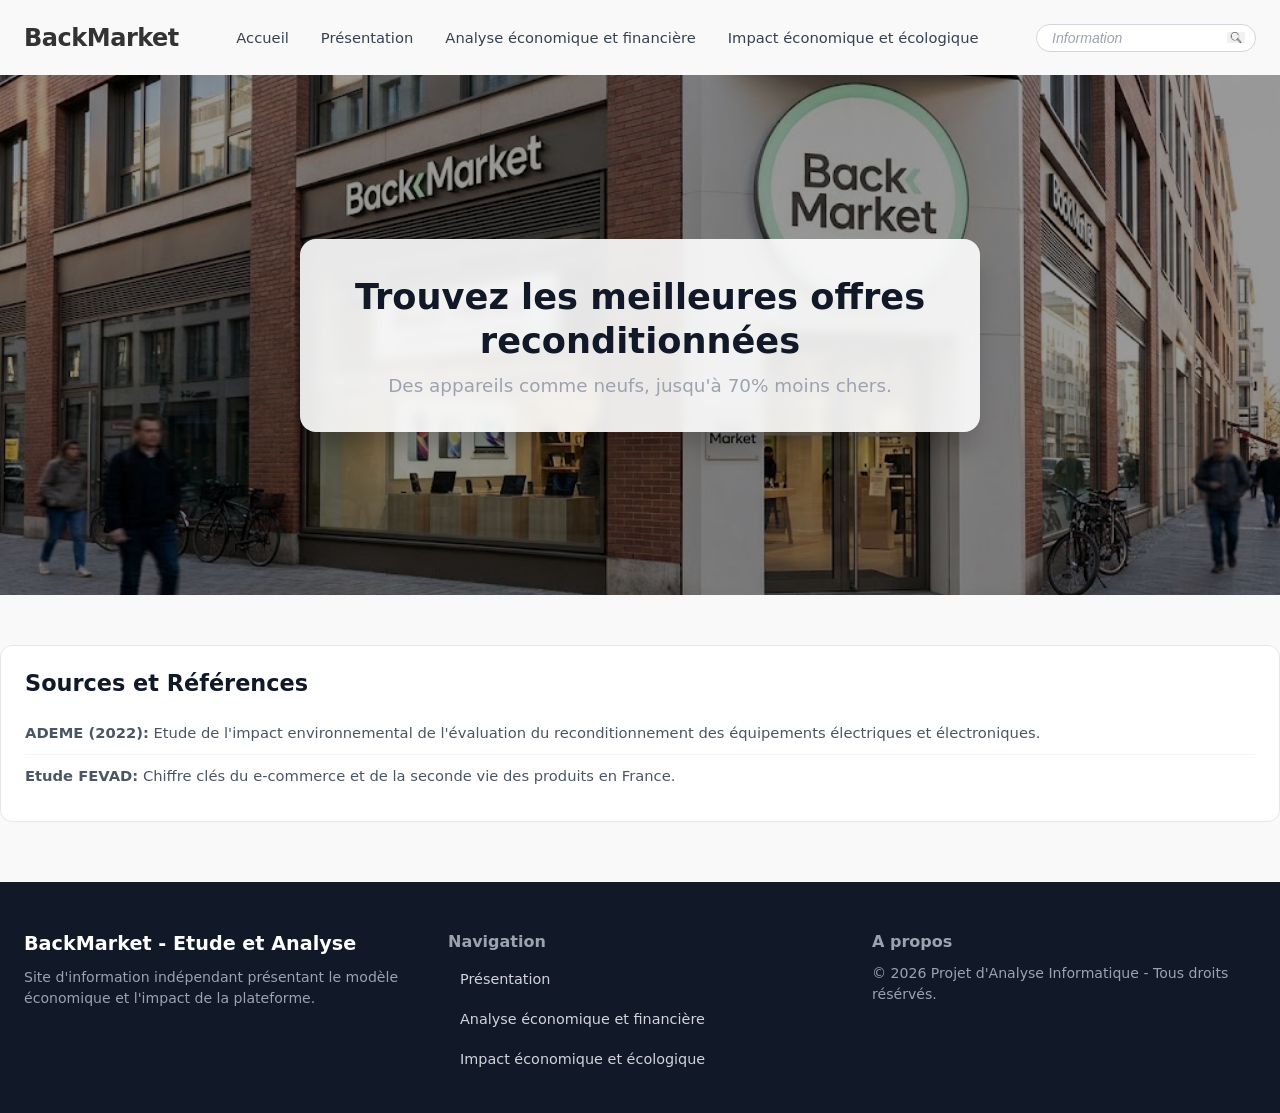
<file: index.html>
<!DOCTYPE html>
<html lang="en">
<head>
    <meta charset="UTF-8">
    <meta name="viewport" content="width=device-width, initial-scale=1.0">
    <title>BackMarket - Etude et Analyse</title>
    <link rel="icon" href="img_mael/logo.png" type="image/x-icon" />
    <link rel="stylesheet" href="styleMael.css" />
</head>
<body>  
    <header class="haut de la page">
        
        <nav class="labarre">
         <!-- LOGO BACK MARKET -->
        <div class="logo">
            <span class="logo2">Back</span>Market
        </div>

        <!-- BARRE DE NAVIGATION -->
            
            <div class="liens">
            <a href="index.html" class="lien">Accueil</a>
            <a href="page_Ali.html" class="lien">Présentation</a>
            <a href="pageWannis.html" class="lien">Analyse économique et financière</a>
            <a href="page_Noah.html" class="lien">Impact économique et écologique</a>
            </div>
        

    
        <!-- BARRE DE RECHERCHE -->
        <div class="recherche">
            <input type="search" id="search" name="search" placeholder="Information">
            <label for="search">
                <img src="img_mael/Loupe.png" alt="Rechercher" class="icon-loupe">
            </label>
        </div>
        </nav>
    </header>

    <div class="imagecentrale"> <!-- hero-->
        
        <!-- IMAGE D'ARRETIER-PLAN -->
        <img src="img_mael/Boutique.jpeg" alt="Arrière-plan" class="imgBack">  <!-- herobg-->

        <div class="Texte">  <!-- hero overlay-->
            <div class="Texte2">  <!-- hero text card-->
            <h1>Trouvez les meilleures offres reconditionnées</h1>  
            <p>Des appareils comme neufs, jusqu'à 70% moins chers.</p>
            </div>
        </div>
    </div>

<section class="Sources">
    <h2>Sources et Références</h2>
    <ul class="list">
        <li>
            <strong>ADEME (2022):</strong> Etude de l'impact environnemental de l'évaluation du reconditionnement des équipements électriques et électroniques.
        </li>
        <li>
           <strong>Etude FEVAD:</strong> Chiffre clés du e-commerce et de la seconde vie des produits en France.
        </li>
    </ul>
</section>

<footer class="pieds">
    <div class="pieds-div">
        <div class="pieds-info">
            <h3>BackMarket - Etude et Analyse</h3>
            <p>Site d'information indépendant présentant le modèle économique et l'impact de la plateforme.</p>
        </div>
    <div class="pieds-liens">
        <h4>Navigation</h4>
        <a href="https://www.google.com" class="lien" target="_blank">Présentation</a>
        <a href="https://www.google.com" class="lien" target="_blank">Analyse économique et financière</a>
        <a href="https://www.google.com" class="lien" target="_blank">Impact économique et écologique</a>
    </div>
    <div class="pieds-legal">
        <h4>A propos</h4>
        <p>© 2026 Projet d'Analyse Informatique - Tous droits résérvés.</p>
    </div>
    </div>
</footer>

</body>
</html>
</file>
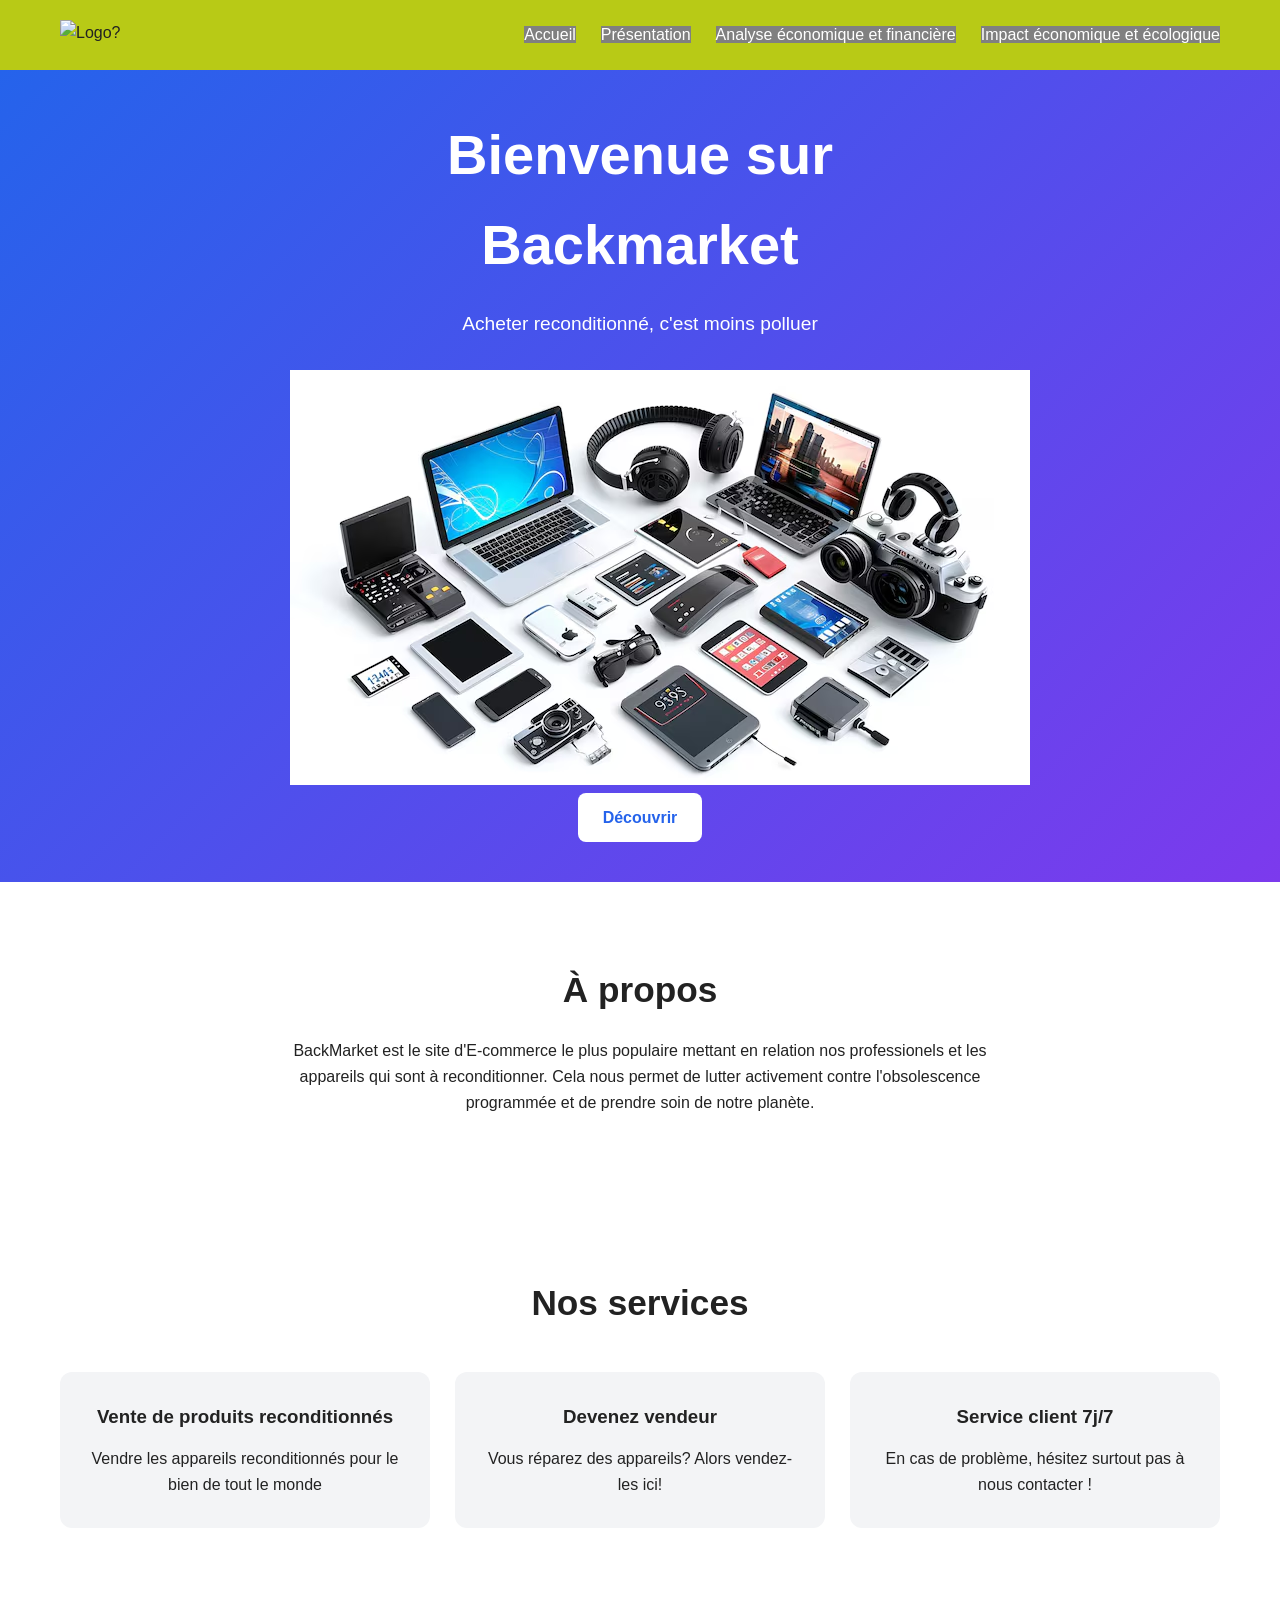
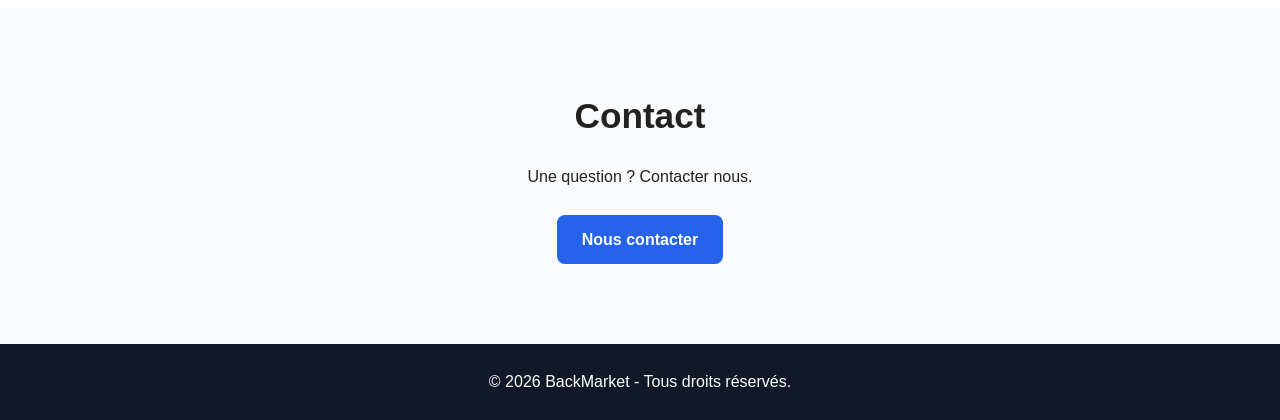
<file: page_Ali.html>
<!DOCTYPE html>
<html lang="fr">
<head>
    <meta charset="UTF-8">
    <meta name="viewport" content="width=device-width, initial-scale=1.0">
    <title>BackMarket</title>
    <link rel="icon" href="img_mael/logo.png" type="image/x-icon" />
    <link rel="stylesheet" href="styleAli.css" />
</head>

<body>

    <header>
        <nav class="navbar">
            <img href="img_ali/Back-Market_Logo-Horizontal_White.webp" class="logo" alt="Logo?">

            <ul class="nav-links">
                <li><a href="index.html" class="lien">Accueil</a></li>
                <li> <a href="page_Ali.html" class="lien">Présentation</a></li>
                <li> <a href="pageWannis.html" class="lien">Analyse économique et financière</a></li>
                <li> <a href="page_Noah.html" class="lien">Impact économique et écologique</a></li>
            </ul>
        </nav>
    </header>

    <main>

        <section class="hero">
            <div class="hero-content">
                <h1>Bienvenue sur Backmarket</h1>
                <p>
                    Acheter reconditionné, c'est moins polluer  
                </p>
                <img src="img_ali/collection-appareils-electroniques-y-compris-ordinateur-portable-ipod_1065421-12202.avif" alt="appa">

                <a href="#services" class="button">Découvrir</a>
            </div>
        </section>

        <section id="about" class="section">
            <h2>À propos</h2>
            <p>
                BackMarket est le site d'E-commerce le plus populaire mettant en relation nos professionels et les appareils
                qui sont à reconditionner. Cela nous permet de lutter activement contre l'obsolescence programmée et de prendre 
                soin de notre planète.
            </p>
        </section>

        <section id="services" class="section services">
            <h2>Nos services</h2>

            <div class="cards">
                <article class="card">
                    <h3>Vente de produits reconditionnés</h3>
                    <p>
                        Vendre les appareils reconditionnés pour le bien de tout le monde
                    </p>
                </article>

                <article class="card">
                    <h3>Devenez vendeur</h3>
                    <p>
                        Vous réparez des appareils? Alors vendez-les ici!
                    </p>
                </article>

                <article class="card">
                    <h3>Service client 7j/7</h3>
                    <p>
                        En cas de problème, hésitez surtout pas à nous contacter !
                    </p>
                </article>
            </div>
        </section>

        <section id="contact" class="section contact">
            <h2>Contact</h2>
            <p>
                Une question ? Contacter nous.
            </p>

            <a class="button">
                Nous contacter
            </a>
        </section>

    </main>

    <footer>
        <p>&copy; 2026 BackMarket - Tous droits réservés.</p>
    </footer>

</body>
</html>
</file>
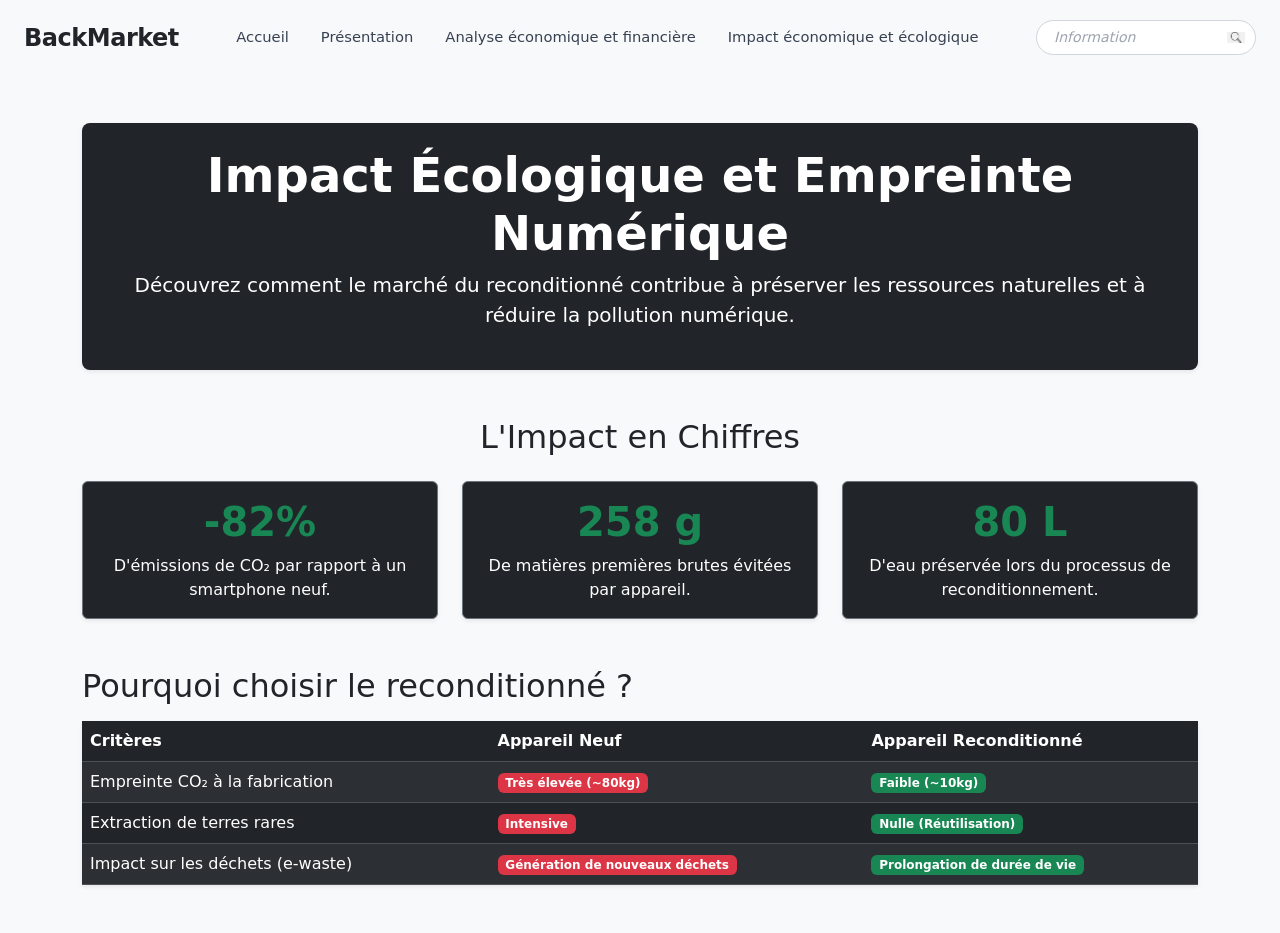
<file: page_Noah.html>
<!DOCTYPE html>
<html lang="fr" data-bs-theme="light">
<head>
    <meta charset="UTF-8">
    <meta name="viewport" content="width=device-width, initial-scale=1.0">
    <title>Impact Écologique et Empreinte Numérique</title>

    <link rel="icon" href="img_mael/logo.png" type="image/x-icon" />
    <link rel="stylesheet" href="styleNoah.css" />
    
</head>
<body class="bg-light text-dark">
    <header class="haut de la page">
        
        <nav class="labarre">
         <!-- LOGO BACK MARKET -->
        <div class="logo">
            <span class="logo2">Back</span>Market
        </div>

        <!-- BARRE DE NAVIGATION -->
            
            <div class="liens">
            <a href="index.html" class="lien">Accueil</a>
            <a href="page_Ali.html" class="lien">Présentation</a>
            <a href="pageWannis.html" class="lien">Analyse économique et financière</a>
            <a href="page_Noah.html" class="lien">Impact économique et écologique</a>
            </div>
        

    
        <!-- BARRE DE RECHERCHE -->
        <div class="recherche">
            <input type="search" id="search" name="search" placeholder="Information">
            <label for="search">
                <img src="img_mael/Loupe.png" alt="Rechercher" class="icon-loupe">
            </label>
        </div>
        </nav>
    </header>
    <main class="container my-5">

        
        <section class="text-center mb-5 p-4 rounded-3 shadow-sm bg-dark text-white">
            <h1 class="display-5 fw-bold">Impact Écologique et Empreinte Numérique</h1>
            <p class="lead">
                Découvrez comment le marché du reconditionné contribue à préserver les ressources naturelles et à réduire la pollution numérique.
            </p>
        </section>

        <!-- potentielement remplcée par un graphyque -->
         
        <section class="mb-5">
            <h2 class="text-center mb-4">L'Impact en Chiffres</h2>
            <div class="row text-center g-4">
                <div class="col-md-4">
                    <div class="card h-100 shadow-sm p-3 bg-dark text-white border-secondary">
                        <h3 class="display-6 fw-bold text-success">-82%</h3>
                        <p class="card-text">D'émissions de CO₂ par rapport à un smartphone neuf.</p>
                    </div>
                </div>
                <div class="col-md-4">
                    <div class="card h-100 shadow-sm p-3 bg-dark text-white border-secondary">
                        <h3 class="display-6 fw-bold text-success">258 g</h3>
                        <p class="card-text">De matières premières brutes évitées par appareil.</p>
                    </div>
                </div>
                <div class="col-md-4">
                    <div class="card h-100 shadow-sm p-3 bg-dark text-white border-secondary">
                        <h3 class="display-6 fw-bold text-success">80 L</h3>
                        <p class="card-text">D'eau préservée lors du processus de reconditionnement.</p>
                    </div>
                </div>
            </div>
        </section>

        
        <section class="mb-5">
            <h2 class="mb-3">Pourquoi choisir le reconditionné ?</h2>
            <table class="table table-dark table-striped table-hover shadow-sm align-middle">
                <thead>
                    <tr>
                        <th>Critères</th>
                        <th>Appareil Neuf</th>
                        <th>Appareil Reconditionné</th>
                    </tr>
                </thead>
                <tbody>
                    <tr>
                        <td>Empreinte CO₂ à la fabrication</td>
                        <td><span class="badge bg-danger">Très élevée (~80kg)</span></td>
                        <td><span class="badge bg-success">Faible (~10kg)</span></td>
                    </tr>
                    <tr>
                        <td>Extraction de terres rares</td>
                        <td><span class="badge bg-danger">Intensive</span></td>
                        <td><span class="badge bg-success">Nulle (Réutilisation)</span></td>
                    </tr>
                    <tr>
                        <td>Impact sur les déchets (e-waste)</td>
                        <td><span class="badge bg-danger">Génération de nouveaux déchets</span></td>
                        <td><span class="badge bg-success">Prolongation de durée de vie</span></td>
                    </tr>
                </tbody>
            </table>
        </section>
     </main>
</body>
</html>
</file>
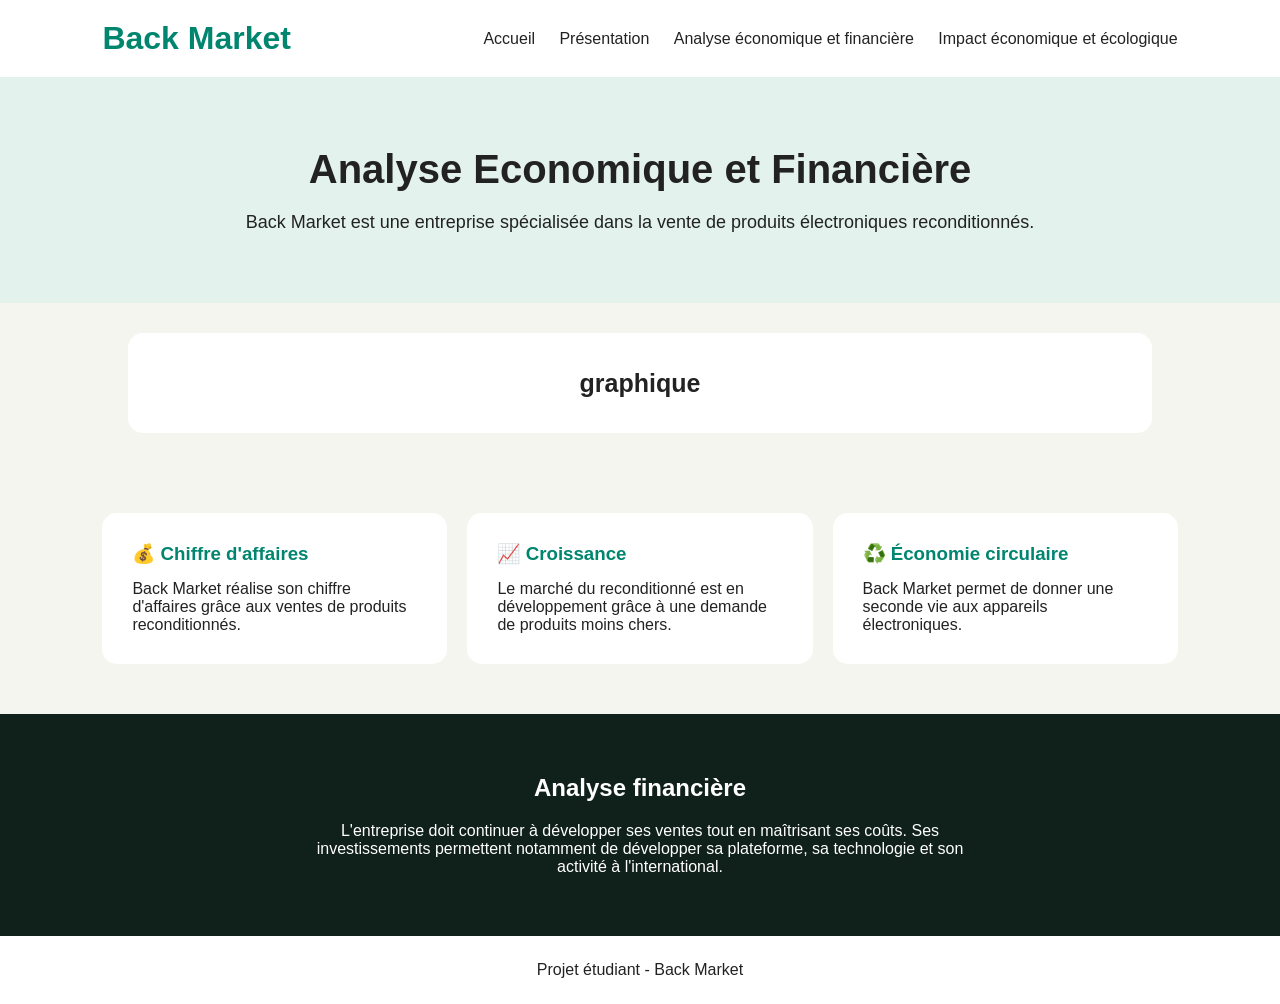
<file: pageWannis.html>
<!DOCTYPE html>
<html lang="fr">
<head>
    <meta charset="UTF-8">
    <title>Analyse économique - Back Market</title>
    <link rel="icon" href="img_mael/logo.png" type="image/x-icon" />
    <link rel="stylesheet" href="styleWannis.css" />
</head>

<body>

    <header>
        <h1>Back Market</h1>
        <nav>
            <a href="index.html" class="lien">Accueil</a>
            <a href="page_Ali.html" class="lien">Présentation</a>
            <a href="pageWannis.html" class="lien">Analyse économique et financière</a>
            <a href="page_Noah.html" class="lien">Impact économique et écologique</a>
        </nav>
    </header>

    <main>

        <section class="intro">
            <h2>Analyse Economique et Financière</h2>
            <p>
                Back Market est une entreprise spécialisée dans
                la vente de produits électroniques reconditionnés.
            </p>
        </section>
                <div class="graphique">
            <p>graphique</p>
        </div>

        <section class="cards">

            <div class="card">
                <h3>💰 Chiffre d'affaires</h3>
                <p>
                    Back Market réalise son chiffre d'affaires
                    grâce aux ventes de produits reconditionnés.
                </p>
            </div>

            <div class="card">
                <h3>📈 Croissance</h3>
                <p>
                    Le marché du reconditionné est en développement
                    grâce à une demande de produits moins chers.
                </p>
            </div>

            <div class="card">
                <h3>♻️ Économie circulaire</h3>
                <p>
                    Back Market permet de donner une seconde vie
                    aux appareils électroniques.
                </p>
            </div>

        </section>

        <section class="analyse">
            <h2>Analyse financière</h2>

            <p>
                L'entreprise doit continuer à développer ses ventes
                tout en maîtrisant ses coûts. Ses investissements
                permettent notamment de développer sa plateforme,
                sa technologie et son activité à l'international.
            </p>
        </section>

    </main>

    <footer>
        <p>Projet étudiant - Back Market</p>
    </footer>

</body>
</html>
</file>
<file: styleMael.css>
*{
    margin: 0;
    padding: 0;
    box-sizing: border-box;
}



/* Style*/
body {
    color: #333;
    background-color: #f9f9f9;
    font-family: 'Inter',system-ui, -apple-system,sans-serif;
}

.header {
    position: sticky;
    top: 0;
    z-index: 1000;
    background-color: rgba(255, 255, 255, 0.9);
    backdrop-filter: blur(10px);
    -webkit-backdrop-filter: blur(10px);
    border-bottom: 1px solid #e5e7eb;
    box-shadow: 0 2px 10px rgba(0, 0, 0, 0.05);
}


/* Navigation barre*/

.labarre {
    max-width: 1300px;
    margin: 0 auto;
    height: 75px;
    padding: 0 24px;
    display: flex;
    align-items: center;
    justify-content: space-between;
    gap: 15px;
    flex-wrap: nowrap;
}

.liens {
    display: flex;
    align-items: center;
    gap: 8px;
    white-space: nowrap;
}

.lien{
    text-decoration: none;
    color: #374151;
    font-size: 0.92rem;
    font-weight: 500;
    padding: 8px 12px;
    border-radius: 8px;
    transition: all 0.2s ease;
}

.lien:hover {
    background-color: #e5e7eb;
    color: #111827;
}




/*logo*/
.logo {
    font-size: 1.5rem;
    font-weight: 700;
    color: var(--primary-color);
    text-decoration: none;
    letter-spacing: -0.02em;
}

.logo2 {
    color: var(--accent-color);
}



/*recherche*/
.recherche {
    position: relative;
    display: flex;
    align-items: center;
    background-color: white;
    border: 1px solid #d1d5db;
    padding: 5px 15px;
    border-radius: 25px;
    width: 220px;
    transition: all 0.2s ease;
}

.recherche:focus-within {
    background-color: #ffffff;
    border-color: #000000;
    box-shadow: 0 0 0 3px rgba(0, 0, 0, 0.1);
    width: 260px;
}

.recherche input[type="search"] {
    border: none;
    outline: none;
    background: transparent;
    width: 100%;
    font-size: 0.88rem;
    color: #111827;
    padding-right: 30px; /* Space for the search icon */
}

.recherche input[type="search"]::placeholder {
    color: #9ca3af;
    font-style: italic;
}


.recherche label {
    position: absolute;
    right: 10px;
    display: flex;
    align-items: center;
    cursor: pointer;
}

.icon-loupe {
    width: 18px;
    height: 18px;
    object-fit: contain;
}


/*image central*/

.imagecentrale {
    position: relative;
    width: 100%;
    height: 520px;
    overflow: hidden;
}

.imgBack {
    width: 100%;
    height: 100%;
    object-fit: cover; /* Avoid image distortion */
    display: block;
}

.Texte {
    position: absolute;
    inset: 0;
    background: rgba(0, 0, 0, 0.4); /* Semi-transparent overlay */
    display: flex;
    justify-content: center;
    align-items: center;
    padding: 20px;
}

.Texte2 {
    background-color: rgba(255, 255, 255, 0.9); /* Slightly transparent white background */
    backdrop-filter: blur(5px); /* Optional: adds a blur effect to the background */
    padding: 36px 48px;
    border-radius: 16px;
    text-align: center;
    max-width: 680px;
    box-shadow: 0 20px 25px -5px rgba(0, 0, 0, 0.2);
}

.Texte2 h1{
font-size: 2.2rem;
font-weight: 700;
color: #111827 ;
margin-bottom: 12px;
line-height: 1.25;
}

.Texte2 p{
    font-size: 1.15rem;
    color: #9ca3af;
    font-weight: 500;
}

.Sources{
    max-width: 1300px;
    margin: 50px auto;
    padding: 24px;
    background: #ffffff;
    border-radius: 12px;
    border: 1px solid #e5e7eb;
}

.Sources h2{
    font-size: 1.4rem;
    color: #111827;
    margin-bottom: 16px;
}

.list{
    list-style-type: none;
    padding: 0;
}

.list li{
    padding: 10px 0;
    border-bottom: 1px solid #f3f4f6;
    color: #4b5563;
    font-size: 0.92rem;
    line-height: 1.5;
}

.list li:last-child{
    border-bottom: none;
}

.pieds{
    background-color: #111827;
    color: #f9fafb;
    padding: 50px 0 30px 0;
    margin-top: 60px;
}

.pieds-div{
    max-width: 1300px;
    margin: 0 auto;
    padding: 0 24px;
    display: flex;
    justify-content: space-between;
    gap: 40px;
    flex-wrap: wrap;
}

.pieds-info, .pieds-liens, .pieds-legal{
    flex:1;
    min-width: 220px;
}

.pieds h3{
    font-size: 1.2rem;
    margin-bottom: 12px;
    color: #ffffff;
}

.pieds h4{
    font-size: 1rem;
    margin-bottom: 12px;
    color: #9ca3af;
}

.pieds p{
  color: #9ca3af;
  font-size: 0.88rem;
  line-height: 1.5;  
}

.pieds-liens a {
    display: block;
    color: #d1d5db;
    text-decoration: none;
    font-size: 0.9rem;
    margin-bottom: 8px;
    transition: color 0.2s ease;
}

.pieds-liens a:hover{
    color: #3b82f6;
}







@media (max-width: 960px) {
    .labarre {
        flex-direction: column;
        height: auto;
        padding: 16px;

    }

    .liens{
        flex-wrap: wrap;
        justify-content: center;
    }

    .recherche, .recherche:focus-within{
        width: 100%;
    }
    
    .imagecentrale{
        height: 380px;
    }

    .Texte2 h1{
        font-size: 1.6rem;
    }

    .Texte2 a{
        font-size: 0.98rem;
    }
}
</file>
<file: styleAli.css>
/* =========================
   RESET
========================= */

* {
    margin: 0;
    padding: 0;
    box-sizing: border-box;
}

html {
    scroll-behavior: smooth;
}

body {
    font-family: Arial, sans-serif;
    line-height: 1.6;
    color: #222;
    background-color: #fff;
}


/* =========================
   NAVIGATION
========================= */

header {
    background-color: #b8ca16;
}

.navbar {
    max-width: 1200px;
    margin: auto;
    padding: 20px;
    display: flex;
    justify-content: space-between;
    align-items: center;
}

.logo {
    width: 90px;
    height: 30px;
    display: flex;
}

.nav-links {
    display: flex;
    gap: 25px;
    list-style: none;
}

.nav-links a {
    color: white;
    text-decoration: none;
    transition: color 0.3s;
    background-color: gray;
}

.nav-links a:hover {
    color: #60a5fa;
}


/* =========================
   HERO
========================= */

.hero {
    min-height: 80vh;
    display: flex;
    justify-content: center;
    align-items: center;
    text-align: center;
    padding: 40px 20px;

    background: linear-gradient(
        135deg,
        #2563eb,
        #7c3aed
    );

    color: white;
}

.hero-content {
    max-width: 700px;
}

.hero h1 {
    font-size: 3.5rem;
    margin-bottom: 20px;
}

.hero p {
    font-size: 1.2rem;
    margin-bottom: 30px;
}


/* =========================
   BOUTONS
========================= */

.button {
    display: inline-block;
    padding: 12px 25px;
    background-color: white;
    color: #2563eb;
    text-decoration: none;
    border-radius: 8px;
    font-weight: bold;
    transition: 0.3s;
}

.button:hover {
    transform: translateY(-2px);
    background-color: #f3f4f6;
}


/* =========================
   SECTIONS
========================= */

.section {
    max-width: 1100px;
    margin: auto;
    padding: 80px 20px;
    text-align: center;
}

.section h2 {
    font-size: 2.2rem;
    margin-bottom: 20px;
}

.section > p {
    max-width: 700px;
    margin: 0 auto;
}


/* =========================
   CARTES SERVICES
========================= */

.services {
    max-width: 1200px;
}

.cards {
    margin-top: 40px;
    display: grid;
    grid-template-columns: repeat(3, 1fr);
    gap: 25px;
}

.card {
    padding: 30px;
    background-color: #f3f4f6;
    border-radius: 12px;
    transition: 0.3s;
}

.card:hover {
    transform: translateY(-5px);
    box-shadow: 0 10px 25px rgba(0, 0, 0, 0.1);
}

.card h3 {
    margin-bottom: 15px;
}


/* =========================
   CONTACT
========================= */

.contact {
    background-color: #f9fafb;
    max-width: none;
}

.contact .button {
    margin-top: 25px;
    background-color: #2563eb;
    color: white;
}


/* =========================
   FOOTER
========================= */

footer {
    padding: 25px;
    text-align: center;
    background-color: #111827;
    color: white;
}


/* =========================
   RESPONSIVE
========================= */

@media (max-width: 768px) {

    .navbar {
        flex-direction: column;
        gap: 15px;
    }

    .nav-links {
        gap: 15px;
        flex-wrap: wrap;
        justify-content: center;
    }

    .hero h1 {
        font-size: 2.5rem;
    }

    .cards {
        grid-template-columns: 1fr;
    }
}
</file>
<file: styleWannis.css>
* {
    margin: 0;
    padding: 0;
    box-sizing: border-box;
}

body {
    font-family: Arial, sans-serif;
    background: #f5f5f0;
    color: #222;
}

header {
    background: white;
    padding: 20px 8%;
    display: flex;
    justify-content: space-between;
    align-items: center;
}

header h1 {
    color: #00856f;
}

nav a {
    text-decoration: none;
    color: #222;
    margin-left: 20px;
}

.intro {
    background: #e3f2ec;
    text-align: center;
    padding: 70px 20px;
}

.intro h2 {
    font-size: 40px;
    margin-bottom: 20px;
}

.intro p {
    font-size: 18px;
}

.cards {
    display: flex;
    gap: 20px;
    padding: 50px 8%;
}

.card {
    background: white;
    padding: 30px;
    border-radius: 15px;
    flex: 1;
}

.card h3 {
    margin-bottom: 15px;
    color: #00856f;
}

.analyse {
    background: #10201b;
    color: white;
    padding: 60px 10%;
    text-align: center;
}

.analyse h2 {
    margin-bottom: 20px;
}

.analyse p {
    max-width: 700px;
    margin: auto;
}

footer {
    text-align: center;
    padding: 25px;
    background: white;
}

.graphique {
    background: white;
    width: 80%;
    height: 100px;
    margin: 30px auto;
    border-radius: 15px;

    display: flex;
    justify-content: center;
    align-items: center;
}

.graphique p {
    font-size: 25px;
    font-weight: bold;
}

@media (max-width: 700px) {
    header {
        flex-direction: column;
        gap: 15px;
    }

    .cards {
        flex-direction: column;
    }
}
</file>
